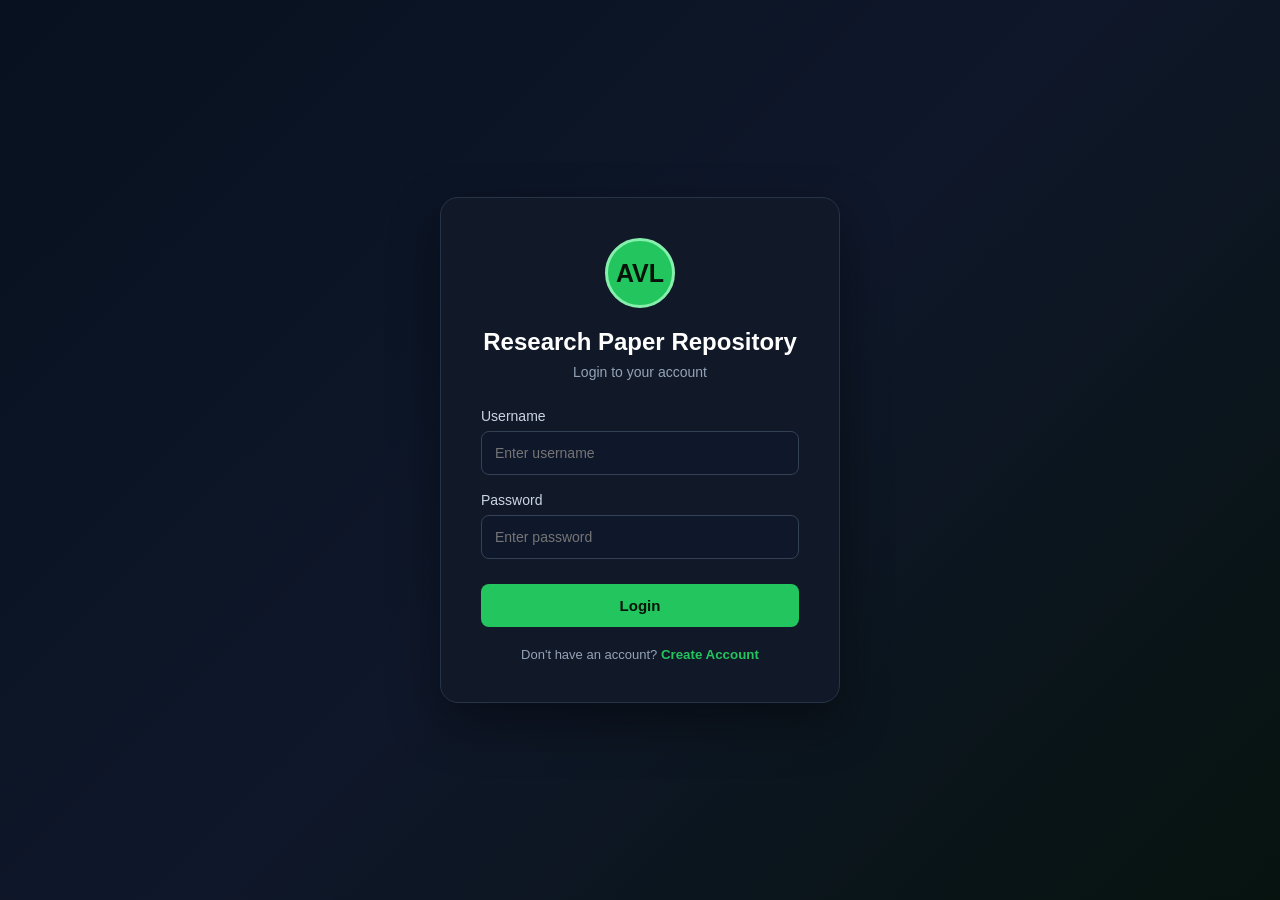
<file: index.html>
<!DOCTYPE html>
<html lang="en">

<head>
    <meta charset="UTF-8">

    <meta
        name="viewport"
        content="width=device-width, initial-scale=1.0"
    >

    <title>Research Paper Repository</title>
    <script>
    if (sessionStorage.getItem("loggedIn") !== "true") {
        window.location.href = "login.html";
    }
</script>

    <link
        rel="stylesheet"
        href="style.css"
    >
</head>

<body>

    <!-- =====================================================
         NAVIGATION BAR
         ===================================================== -->

    <nav class="navbar">

        <div class="logo">
            Research Paper Repository
        </div>

        <div class="nav-links">

            <a href="#dashboard">
                Dashboard
            </a>

            <a href="#papers">
                Papers
            </a>

            <a href="#add">
                Add Paper
            </a>

            <a href="#avl">
                AVL Tree
            </a>
            <button
    type="button"
    onclick="logoutUser()"
>
    Logout
</button>

<button
    type="button"
    onclick="deleteAccount()"
>
    Delete Account
</button>

        </div>

    </nav>


    <!-- =====================================================
         DASHBOARD
         ===================================================== -->

    <section
        id="dashboard"
        class="hero"
    >

        <h1>
            Research Paper Repository
        </h1>

        <p>
            Efficient Research Paper Management
            Using AVL Tree
        </p>

    </section>


    <!-- =====================================================
         STATISTICS
         ===================================================== -->

    <section class="stats">

        <div class="stat-card">

            <h3>
                Total Papers
            </h3>

            <p id="totalPapers">
                0
            </p>

        </div>


        <div class="stat-card">

            <h3>
                Total Authors
            </h3>

            <p id="totalAuthors">
                0
            </p>

        </div>


        <div class="stat-card">

            <h3>
                Categories
            </h3>

            <p id="totalCategories">
                0
            </p>

        </div>


        <div class="stat-card">

            <h3>
                AVL Height
            </h3>

            <p id="avlHeight">
                0
            </p>

        </div>

    </section>


    <!-- =====================================================
         RESEARCH PAPERS
         ===================================================== -->

    <section
        id="papers"
        class="section"
    >

        <h2>
            Research Paper Repository
        </h2>


        <!-- SEARCH + CATEGORY FILTER -->

        <div class="search-box">

            <input
                type="text"
                id="searchInput"
                placeholder="Search research paper..."
                onkeyup="searchPapers()"
            >


            <select
                id="categoryFilter"
                onchange="filterByCategory()"
            >

                <option value="">
                    All Categories
                </option>

            </select>


            <button
                type="button"
                onclick="clearFilters()"
            >
                Clear
            </button>

        </div>


        <!-- PAPER LIST -->

        <div
            id="paperList"
            class="paper-list"
        >

        </div>

    </section>


    <!-- =====================================================
         ADD RESEARCH PAPER
         ===================================================== -->

    <section
        id="add"
        class="section"
    >

        <h2>
            Add Research Paper
        </h2>


        <form id="paperForm">


            <!-- PAPER ID -->

            <input
                type="number"
                id="paperId"
                placeholder="Paper ID"
                required
            >


            <!-- TITLE -->

            <input
                type="text"
                id="title"
                placeholder="Research Paper Title"
                required
            >


            <!-- AUTHOR -->

            <input
                type="text"
                id="author"
                placeholder="Author"
                required
            >


            <!-- YEAR -->

            <input
                type="number"
                id="year"
                placeholder="Publication Year"
                required
            >


            <!-- CATEGORY -->

            <input
                type="text"
                id="category"
                placeholder="Category"
                required
            >


            <!-- JOURNAL -->

            <input
                type="text"
                id="journal"
                placeholder="Journal / Conference"
                required
            >


            <!-- ABSTRACT -->

            <textarea
                id="abstract"
                placeholder="Research Paper Abstract"
            ></textarea>


            <!-- PDF UPLOAD -->

            <label
                for="paperFile"
                class="file-label"
            >
                Upload Research Paper PDF
            </label>


            <input
                type="file"
                id="paperFile"
                accept=".pdf,application/pdf"
            >


            <!-- SUBMIT -->

            <button
                type="submit"
            >
                Add Paper to Repository
            </button>


        </form>

    </section>


    <!-- =====================================================
         AVL TREE
         ===================================================== -->

    <section
        id="avl"
        class="section"
    >

        <h2>
            AVL Tree Visualization
        </h2>


        <div
            id="treeContainer"
        >

        </div>

    </section>


    <!-- =====================================================
         FOOTER
         ===================================================== -->

    <footer>

        <p>
            Research Paper Repository Management
            Using AVL Tree
        </p>

        <p>
            Developed using HTML, CSS and JavaScript
        </p>

    </footer>


    <!-- =====================================================
         JAVASCRIPT
         ===================================================== -->

    <script
        src="script.js"
    ></script>
    <script>

function logoutUser() {

    sessionStorage.removeItem("loggedIn");
    sessionStorage.removeItem("username");

    window.location.href = "login.html";
}


function deleteAccount() {

    const username =
        sessionStorage.getItem("username");

    if (!username) {
        alert("No account found!");
        return;
    }

    const confirmDelete =
        confirm(
            "Are you sure you want to delete your account?"
        );

    if (!confirmDelete) {
        return;
    }

    const savedUsers =
        localStorage.getItem("repositoryUsers");

    const users =
        JSON.parse(savedUsers || "[]");

    const updatedUsers =
        users.filter(
            user =>
                user.username !== username
        );

    localStorage.setItem(
        "repositoryUsers",
        JSON.stringify(updatedUsers)
    );

    sessionStorage.removeItem("loggedIn");
    sessionStorage.removeItem("username");

    alert("Account deleted successfully!");

    window.location.href =
        "login.html";
}

</script>

</body>

</html>
</file>
<file: style.css>
* {
    margin: 0;
    padding: 0;
    box-sizing: border-box;
}

body {
    font-family: Arial, sans-serif;
    background: #0b1220;
    color: #ffffff;
}


/* NAVBAR */

.navbar {
    height: 70px;
    padding: 0 7%;
    display: flex;
    align-items: center;
    justify-content: space-between;

    background: #111827;
    border-bottom: 1px solid #263244;
}

.logo {
    font-size: 22px;
    font-weight: bold;
}

.navbar nav {
    display: flex;
    gap: 25px;
}

.navbar a {
    color: #cbd5e1;
    text-decoration: none;
}

.navbar a:hover {
    color: #22c55e;
}


/* HERO */

.hero {
    min-height: 430px;
    padding: 90px 7%;

    display: flex;
    align-items: center;

    background:
        linear-gradient(
            120deg,
            #0b1220,
            #10251c
        );
}

.hero-text {
    max-width: 700px;
}

.hero h1 {
    font-size: 52px;
    line-height: 1.1;
    margin-bottom: 25px;
}

.hero h1 span {
    color: #22c55e;
    display: block;
}

.hero p {
    color: #94a3b8;
    font-size: 18px;
    line-height: 1.7;
    margin-bottom: 30px;
}

button {
    background: #22c55e;
    border: none;
    padding: 13px 22px;
    border-radius: 8px;

    font-weight: bold;
    cursor: pointer;
}

button:hover {
    background: #16a34a;
}


/* STATISTICS */

.stats {
    padding: 40px 7%;

    display: grid;
    grid-template-columns:
        repeat(4, 1fr);

    gap: 20px;
}

.stat-card {
    background: #111827;

    padding: 25px;

    border-radius: 12px;

    border: 1px solid #263244;
}

.stat-card h3 {
    color: #94a3b8;
    font-size: 15px;
}

.stat-card p {
    font-size: 32px;
    color: #22c55e;
    margin-top: 10px;
}


/* REPOSITORY */

.repository {
    padding: 60px 7%;
}

.section-header {
    display: flex;
    justify-content: space-between;
    align-items: center;

    margin-bottom: 30px;
}

.section-header h2,
.add-section h2,
.avl-section h2 {
    font-size: 30px;
}

.section-header p {
    color: #94a3b8;
    margin-top: 8px;
}


/* SEARCH */

.search-box {
    margin-bottom: 30px;
}

.search-box input {
    width: 100%;
    padding: 15px;

    background: #111827;

    border: 1px solid #334155;

    border-radius: 8px;

    color: white;

    font-size: 16px;
}


/* PAPER LIST */

.paper-list {
    display: grid;

    grid-template-columns:
        repeat(auto-fit, minmax(280px, 1fr));

    gap: 20px;
}

.paper-card {
    background: #111827;

    border: 1px solid #263244;

    border-radius: 12px;

    padding: 22px;
}

.paper-card h3 {
    color: #22c55e;
    margin-bottom: 12px;
}

.paper-card p {
    color: #cbd5e1;
    margin: 7px 0;
}

.paper-id {
    color: #64748b;
    font-size: 13px;
}


/* ADD PAPER */

.add-section {
    padding: 60px 7%;

    background: #0f172a;
}

#paperForm {
    max-width: 800px;

    margin-top: 30px;

    display: grid;

    gap: 15px;
}

#paperForm input,
#paperForm textarea {
    width: 100%;

    padding: 14px;

    background: #111827;

    color: white;

    border: 1px solid #334155;

    border-radius: 8px;
}

#paperForm textarea {
    min-height: 130px;

    resize: vertical;
}


/* AVL */

.avl-section {
    padding: 70px 7%;

    text-align: center;
}

.avl-section p {
    color: #94a3b8;

    margin-top: 10px;
}

#treeContainer {
    margin-top: 40px;

    min-height: 300px;

    background: #111827;

    border: 1px solid #263244;

    border-radius: 12px;

    padding: 30px;
}

.empty-tree {
    padding-top: 100px;
}


/* FOOTER */

footer {
    padding: 25px;

    text-align: center;

    background: #111827;

    color: #64748b;
}


/* MOBILE */

@media (max-width: 800px) {

    .navbar {
        padding: 0 4%;
    }

    .navbar nav {
        display: none;
    }

    .hero {
        padding: 70px 5%;
    }

    .hero h1 {
        font-size: 38px;
    }

    .stats {
        grid-template-columns:
            repeat(2, 1fr);

        padding: 30px 5%;
    }

    .repository,
    .add-section,
    .avl-section {
        padding-left: 5%;
        padding-right: 5%;
    }
}
/* =====================================================
   AVL TREE - PROPER TRIANGULAR CONNECTIONS
   ===================================================== */

.tree-wrapper {
    position: relative;
    display: flex !important;
    flex-direction: column !important;
    align-items: center !important;
}

.tree-children {
    position: relative !important;
    display: flex !important;
    flex-direction: row !important;
    justify-content: center !important;
    align-items: flex-start !important;
    gap: 120px !important;
    margin-top: 45px !important;
}

/* LEFT diagonal line from parent to LEFT child */
.tree-children::before {
    content: "";
    position: absolute;
    top: -30px;
    left: calc(50% - 90px);
    width: 90px;
    height: 2px;
    background: #22c55e;
    transform: rotate(-18deg);
    transform-origin: right center;
    z-index: 1;
}

/* RIGHT diagonal line from parent to RIGHT child */
.tree-children::after {
    content: "";
    position: absolute;
    top: -30px;
    left: 50%;
    width: 90px;
    height: 2px;
    background: #22c55e;
    transform: rotate(18deg);
    transform-origin: left center;
    z-index: 1;
}

/* Child containers */
.tree-child {
    position: relative !important;
    min-width: 100px;
    display: flex !important;
    flex-direction: column !important;
    align-items: center !important;
}

/* Keep nodes above lines */
.node-circle {
    position: relative;
    z-index: 10;
}
/* =====================================================
   AVL TREE - PROPER TRIANGULAR CONNECTIONS
   ===================================================== */

.tree-wrapper {
    position: relative;
    display: flex !important;
    flex-direction: column !important;
    align-items: center !important;
}

.tree-children {
    position: relative !important;
    display: flex !important;
    flex-direction: row !important;
    justify-content: center !important;
    align-items: flex-start !important;
    gap: 120px !important;
    margin-top: 45px !important;
}

/* LEFT diagonal line from parent to LEFT child */
.tree-children::before {
    content: "";
    position: absolute;
    top: -30px;
    left: calc(50% - 90px);
    width: 90px;
    height: 2px;
    background: #22c55e;
    transform: rotate(-18deg);
    transform-origin: right center;
    z-index: 1;
}

/* RIGHT diagonal line from parent to RIGHT child */
.tree-children::after {
    content: "";
    position: absolute;
    top: -30px;
    left: 50%;
    width: 90px;
    height: 2px;
    background: #22c55e;
    transform: rotate(18deg);
    transform-origin: left center;
    z-index: 1;
}

/* Child containers */
.tree-child {
    position: relative !important;
    min-width: 100px;
    display: flex !important;
    flex-direction: column !important;
    align-items: center !important;
}

/* Keep nodes above lines */
.node-circle {
    position: relative;
    z-index: 10;
}
/* =====================================================
   PROFESSIONAL DASHBOARD STATISTICS
   ===================================================== */

.stats {
    display: grid !important;
    grid-template-columns: repeat(4, 1fr);
    gap: 20px;
    margin: 30px auto;
    max-width: 1200px;
}

.stat-card {
    position: relative;
    padding: 28px 20px;
    background: linear-gradient(
        145deg,
        #111827,
        #0f172a
    );
    border: 1px solid #263449;
    border-radius: 16px;
    text-align: center;
    transition: 0.3s ease;
    overflow: hidden;
}

.stat-card::before {
    content: "";
    position: absolute;
    top: 0;
    left: 0;
    width: 100%;
    height: 3px;
    background: #22c55e;
}

.stat-card:hover {
    transform: translateY(-6px);
    border-color: #22c55e;
    box-shadow: 0 10px 30px rgba(34, 197, 94, 0.15);
}

.stat-card h3 {
    margin-bottom: 12px;
    color: #94a3b8;
    font-size: 15px;
    font-weight: 500;
}

.stat-card p {
    margin: 0;
    color: #22c55e;
    font-size: 36px;
    font-weight: 700;
}

/* Mobile */
@media (max-width: 800px) {

    .stats {
        grid-template-columns: repeat(2, 1fr);
    }
}

@media (max-width: 500px) {

    .stats {
        grid-template-columns: 1fr;
    }
}
/* =====================================================
   PROFESSIONAL REPOSITORY PAPER CARDS
   ===================================================== */

.paper-list {
    display: grid;
    grid-template-columns: repeat(3, 1fr);
    gap: 22px;
    margin-top: 25px;
}

.paper-card {
    position: relative;
    background: linear-gradient(
        145deg,
        #111827,
        #0f172a
    );
    border: 1px solid #263449;
    border-radius: 16px;
    padding: 22px;
    transition: 0.3s ease;
    overflow: hidden;
}

.paper-card::before {
    content: "";
    position: absolute;
    top: 0;
    left: 0;
    width: 100%;
    height: 3px;
    background: #22c55e;
}

.paper-card:hover {
    transform: translateY(-5px);
    border-color: #22c55e;
    box-shadow: 0 12px 30px rgba(34, 197, 94, 0.12);
}

.paper-id {
    display: inline-block;
    padding: 5px 10px;
    margin-bottom: 12px;
    border-radius: 20px;
    background: rgba(34, 197, 94, 0.12);
    color: #22c55e;
    font-size: 12px;
    font-weight: 600;
}

.paper-card h3 {
    margin: 5px 0 14px;
    color: #f8fafc;
    font-size: 20px;
    line-height: 1.4;
}

.paper-card p {
    margin: 8px 0;
    color: #94a3b8;
    font-size: 14px;
    line-height: 1.5;
}

.paper-card strong {
    color: #cbd5e1;
}

.paper-actions {
    display: flex;
    flex-wrap: wrap;
    gap: 8px;
    margin-top: 18px;
    padding-top: 15px;
    border-top: 1px solid #263449;
}

.paper-actions button,
.paper-actions a {
    border: none;
    border-radius: 7px;
    padding: 8px 13px;
    font-size: 13px;
    cursor: pointer;
    text-decoration: none;
    transition: 0.2s ease;
}

/* View */
.paper-actions button:nth-child(1) {
    background: #2563eb;
    color: white;
}

/* Edit */
.paper-actions button:nth-child(2) {
    background: #ca8a04;
    color: white;
}

/* Delete */
.paper-actions button:nth-child(3) {
    background: #dc2626;
    color: white;
}

/* View Paper link */
.paper-actions a {
    background: #22c55e;
    color: #07130a;
    font-weight: 600;
}

.paper-actions button:hover,
.paper-actions a:hover {
    transform: translateY(-2px);
    opacity: 0.9;
}


/* =====================================================
   RESPONSIVE REPOSITORY
   ===================================================== */

@media (max-width: 1000px) {

    .paper-list {
        grid-template-columns: repeat(2, 1fr);
    }
}

@media (max-width: 650px) {

    .paper-list {
        grid-template-columns: 1fr;
    }
}
/* =====================================================
   NAVIGATION FIX
   ===================================================== */

.navbar {
    position: relative;
    z-index: 1000;
}

.nav-links {
    display: flex;
    align-items: center;
    gap: 20px;
}

.nav-links a {
    color: #f8fafc;
    text-decoration: none;
    cursor: pointer;
    position: relative;
    z-index: 1001;
}

.nav-links a:hover {
    color: #22c55e;
}


/* =====================================================
   SMOOTH NAVIGATION
   ===================================================== */

html {
    scroll-behavior: smooth;
}


/* =====================================================
   ADD PAPER SECTION
   ===================================================== */

#add {
    scroll-margin-top: 80px;
}
/* =====================================================
   FINAL PROFESSIONAL UI IMPROVEMENTS
   ===================================================== */

/* ---------- NAVBAR ---------- */

nav {
    padding: 0 7% !important;
}

nav ul {
    display: flex !important;
    align-items: center !important;
    gap: 24px !important;
    list-style: none !important;
    margin: 0 !important;
    padding: 0 !important;
}

nav a {
    white-space: nowrap !important;
}


/* ---------- HERO SECTION ---------- */

.hero {
    text-align: center !important;
    padding: 90px 20px !important;
}

.hero h1 {
    display: block !important;
    margin: 0 0 15px 0 !important;
    font-size: 48px !important;
    line-height: 1.2 !important;
}

.hero p {
    display: block !important;
    margin: 0 auto !important;
    font-size: 18px !important;
    color: #94a3b8 !important;
}


/* ---------- DASHBOARD STATS ---------- */

.stats {
    width: 90% !important;
    max-width: 1200px !important;
    margin: 55px auto !important;
}


/* ---------- REPOSITORY SECTION ---------- */

#papers {
    width: 90% !important;
    max-width: 1200px !important;
    margin: 0 auto !important;
}

#papers h2 {
    margin-bottom: 20px !important;
    font-size: 28px !important;
}


/* ---------- SEARCH AREA ---------- */

.search-box {
    display: flex !important;
    align-items: center !important;
    gap: 12px !important;
    width: 100% !important;
    margin: 20px 0 30px !important;
}

.search-box input {
    flex: 1 !important;
    height: 46px !important;
    box-sizing: border-box !important;
}

.search-box select {
    width: 210px !important;
    height: 46px !important;
    box-sizing: border-box !important;
}

.search-box button {
    height: 46px !important;
    padding: 0 22px !important;
    white-space: nowrap !important;
}


/* ---------- PAPER CARDS ---------- */

.paper-list {
    width: 100% !important;
}


/* ---------- MOBILE ---------- */

@media (max-width: 800px) {

    nav ul {
        gap: 12px !important;
        font-size: 13px !important;
    }

    .hero h1 {
        font-size: 36px !important;
    }

    .search-box {
        flex-direction: column !important;
        align-items: stretch !important;
    }

    .search-box input,
    .search-box select,
    .search-box button {
        width: 100% !important;
    }
}
/* =====================================================
   ADD PAPER SECTION - FINAL ALIGNMENT
   ===================================================== */

#add {
    width: 90% !important;
    max-width: 900px !important;
    margin: 60px auto !important;
    padding: 40px !important;
    box-sizing: border-box !important;
}

#add h2 {
    margin-bottom: 25px !important;
    text-align: left !important;
}

#paperForm {
    width: 100% !important;
}

#paperForm input,
#paperForm textarea {
    width: 100% !important;
    box-sizing: border-box !important;
}

#paperForm textarea {
    min-height: 150px !important;
}

#paperForm button[type="submit"] {
    width: 100% !important;
    margin-top: 12px !important;
}


/* PDF UPLOAD */

#paperForm input[type="file"] {
    width: 100% !important;
    padding: 12px !important;
    box-sizing: border-box !important;
}


/* MOBILE */

@media (max-width: 700px) {

    #add {
        width: 94% !important;
        padding: 20px !important;
    }

}
/* =====================================================
   COMPACT HERO SECTION
   ===================================================== */

.hero {
    min-height: 0 !important;
    height: auto !important;
    padding: 55px 20px !important;
    text-align: center !important;
}

.hero h1 {
    margin: 0 !important;
    font-size: 44px !important;
}

/* Hide subtitle */
.hero p {
    display: none !important;
}

/* Reduce space before dashboard */
.stats {
    margin-top: 30px !important;
    margin-bottom: 40px !important;
}
/* =====================================================
   AVL TREE CIRCULAR NODES
   ===================================================== */

.node-circle {
    width: 60px !important;
    height: 60px !important;

    border-radius: 50% !important;

    background: #22c55e !important;
    color: #07130a !important;

    display: flex !important;
    align-items: center !important;
    justify-content: center !important;

    font-size: 18px !important;
    font-weight: 700 !important;

    border: 3px solid #86efac !important;

    box-shadow:
        0 0 12px rgba(34, 197, 94, 0.35) !important;

    position: relative !important;
    z-index: 10 !important;
}

/* Height text */
.avl-node small {
    margin-top: 6px !important;
    color: #94a3b8 !important;
    font-size: 12px !important;
}
</file>
